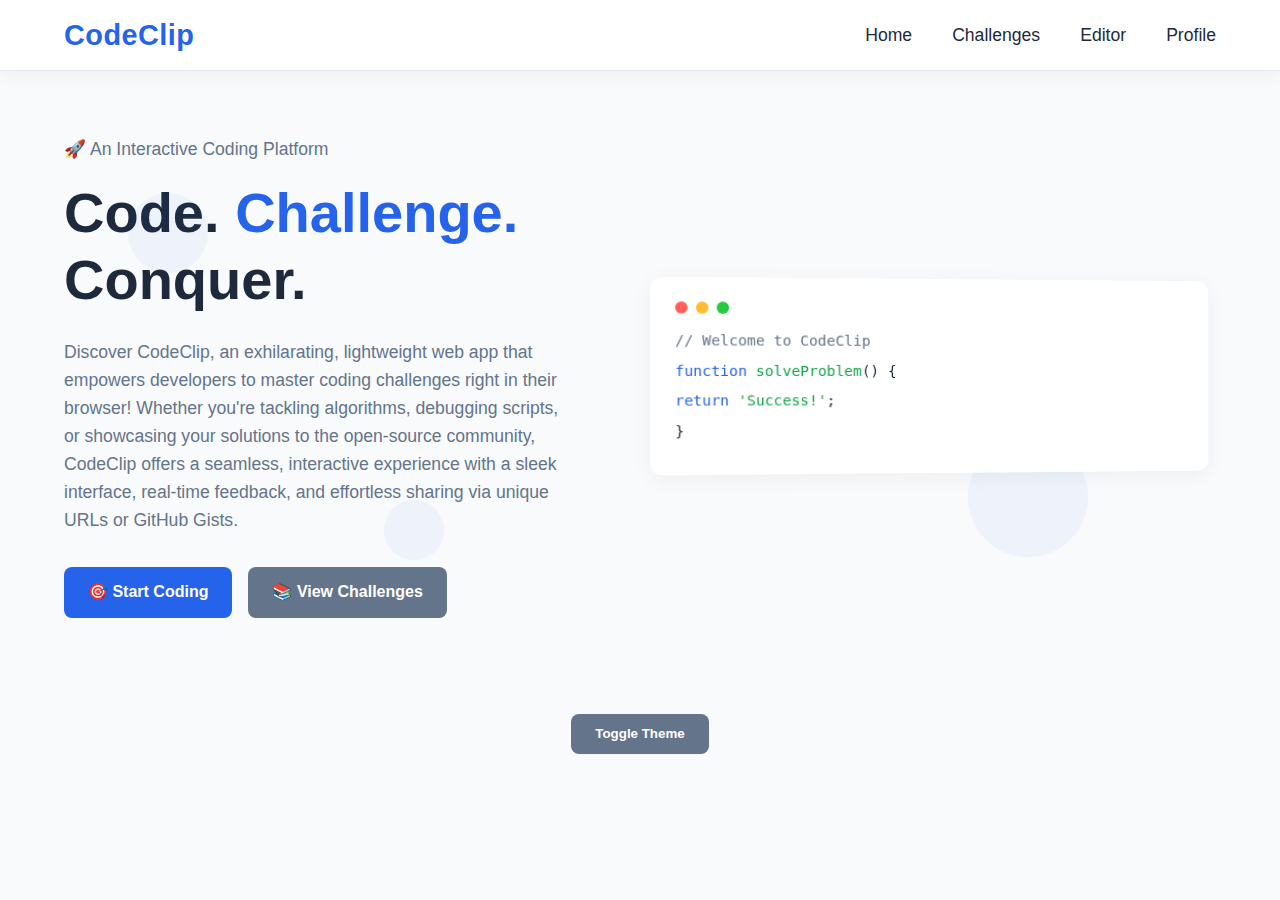
<file: index.html>
<!DOCTYPE html>
<html lang="en">
<head>
  <meta charset="UTF-8" />
  <meta name="viewport" content="width=device-width, initial-scale=1.0" />
  <title>CodeClip</title>
    <!-- Fonts -->
    <link rel="preconnect" href="https://fonts.googleapis.com">
    <link rel="preconnect" href="https://fonts.gstatic.com" crossorigin>
    <link href="https://fonts.googleapis.com/css2?family=Bitcount:wght@100..900&display=swap" rel="stylesheet">
    <link href="https://fonts.googleapis.com/css2?family=Bitcount:wght@100..900&family=Oooh+Baby&display=swap" rel="stylesheet">
  
    <!-- Styles -->
    <link rel="stylesheet" href="styles.css">
  
    <!-- Sentry Script -->
    <script src="https://js.sentry-cdn.com/8994bf86fecf7733832520db1565ab1f.min.js" crossorigin="anonymous"></script>
</head>
<body>
  <!-- Header Component -->
  <header class="header">
    <div class="container header__container">
      <div class="header__logo">
        <span class="logo-text">CodeClip</span>
      </div>
      <nav class="header__nav" id="navMenu">
        <ul class="nav__list">
          <li><a href="#" class="nav__link">Home</a></li>
          <li><a href="#" class="nav__link">Challenges</a></li>
          <li><a href="#" class="nav__link">Editor</a></li>
          <li><a href="#" class="nav__link">Profile</a></li>
        </ul>
      </nav>
      <button class="header__toggle" id="navToggle" aria-label="Open navigation menu">
        <span class="hamburger"></span>
        <span class="hamburger"></span>
        <span class="hamburger"></span>
      </button>
    </div>
  </header>

  <!-- Main Content -->
  <main>
    <!-- Hero Section -->
    <section class="hero">
      <div class="floating-elements">
        <div class="floating-element"></div>
        <div class="floating-element"></div>
        <div class="floating-element"></div>
      </div>
      <div class="container">
        <div class="hero__content">
          <div class="hero__text">
            <p class="hero__subtitle">🚀 An Interactive Coding Platform</p>
            <h1 class="hero__title">
              Code. <span class="highlight">Challenge.</span><br>
              Conquer.
            </h1>
            <p class="hero__description">
              Discover CodeClip, an exhilarating, lightweight web app that empowers developers to master coding challenges right in their browser!  Whether you're tackling algorithms, debugging scripts, or showcasing your solutions to the open-source community, CodeClip offers a seamless, interactive experience with a sleek interface, real-time feedback, and effortless sharing via unique URLs or GitHub Gists. 
            </p>
            <div class="hero__cta">
              <a href="/coding" class="btn btn-primary">🎯 Start Coding</a>
              <a href="/challenges" class="btn btn-secondary">📚 View Challenges</a>
            </div>
          </div>
          <div class="hero__visual">
            <div class="code-window">
              <div class="code-window__header">
                <span class="circle red"></span>
                <span class="circle yellow"></span>
                <span class="circle green"></span>
              </div>
              <div class="code-content">
                <div class="code-line"><span class="comment">// Welcome to CodeClip</span></div>
                <div class="code-line"><span class="keyword">function</span> <span class="string">solveProblem</span>() {</div>
                <div class="code-line">  <span class="keyword">return</span> <span class="string">'Success!'</span>;</div>
                <div class="code-line">}</div>
              </div>
            </div>
          </div>
        </div>
      </div>
    </section>
  </main>

  <!-- Theme Toggle -->
  <div class="theme-toggle-container">
    <button id="theme-toggle" class="theme-toggle-btn">Toggle Theme</button>
  </div>

  <script src="scripts/app.js"></script>
  <script src="scripts/theme.js"></script>
</body>
</html>
</file>
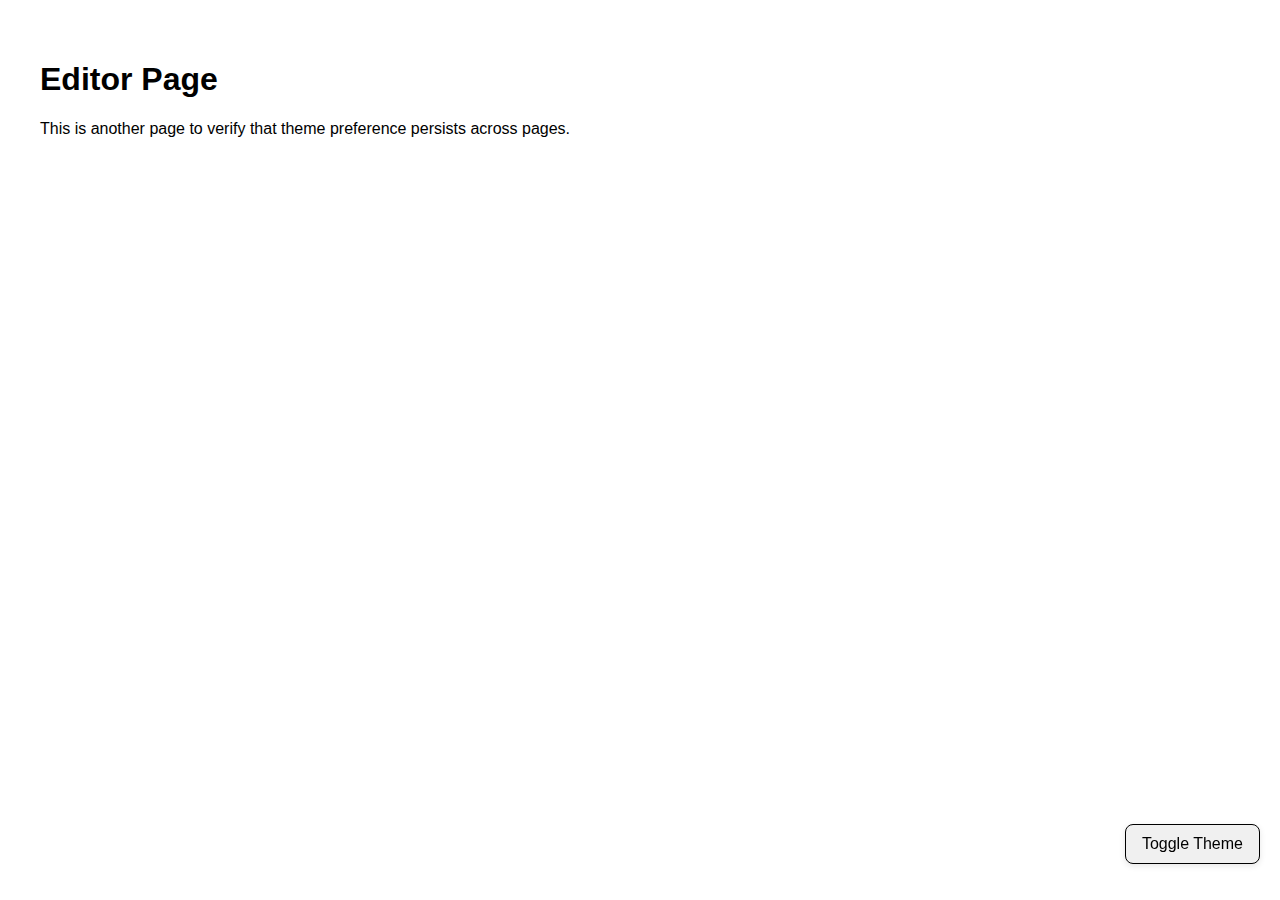
<file: editor.html>
<!DOCTYPE html>
<html lang="en">
<head>
  <meta charset="UTF-8" />
  <meta name="viewport" content="width=device-width, initial-scale=1.0" />
  <title>Editor - CodeClip</title>
  <link rel="stylesheet" href="./styles/themes.css" />
</head>
<body>
  <main>
    <h1>Editor Page</h1>
    <p>This is another page to verify that theme preference persists across pages.</p>
  </main>

  <!-- Same theme toggle text at bottom-right -->
  <p id="theme-toggle">Toggle Theme</p>

  <script src="./scripts/theme.js"></script>
</body>
</html>
</file>
<file: styles/themes.css>
:root {
    --bg-color: #ffffff;
    --text-color: #000000;
    --header-bg: #f0f0f0;
  }
  
  [data-theme="dark"] {
    --bg-color: #121212;
    --text-color: #f1f1f1;
    --header-bg: #1e1e1e;
  }
  
  body {
    background-color: var(--bg-color);
    color: var(--text-color);
    font-family: sans-serif;
    transition: background-color 0.3s ease, color 0.3s ease;
  }
  
  main {
    padding: 2rem;
  }
  
  #theme-toggle {
    position: fixed;
    bottom: 20px;
    right: 20px;
    background-color: var(--header-bg);
    color: var(--text-color);
    border: 1px solid var(--text-color);
    border-radius: 8px;
    padding: 10px 16px;
    font-size: 1rem;
    cursor: pointer;
    box-shadow: 0 2px 6px rgba(0, 0, 0, 0.1);
    transition: background-color 0.3s ease, color 0.3s ease;
  }
  
  #theme-toggle:hover {
    background-color: var(--text-color);
    color: var(--bg-color);
  }
</file>
<file: styles.css>
/* Reset and Base Styles */
* {
  box-sizing: border-box;
  margin: 0;
  padding: 0;
}

body {
  font-family: 'Inter', -apple-system, BlinkMacSystemFont, 'Segoe UI', Roboto, sans-serif;
  color: #1e293b;
  background: #f8fafc;
  line-height: 1.6;
  transition: background 0.3s, color 0.3s;
}

/* Dark Theme */
[data-theme="dark"] body {
  color: #ffffff;
  background: #000000;
}

[data-theme="dark"] .header {
  background: #1a1a1a;
  border-bottom: 1px solid #333333;
}

[data-theme="dark"] .header__logo .logo-text {
  color: #3b82f6;
}

[data-theme="dark"] .nav__link {
  color: #ffffff;
}

[data-theme="dark"] .nav__link:hover,
[data-theme="dark"] .nav__link:focus {
  color: #3b82f6;
}

[data-theme="dark"] .nav__link::after {
  background: #3b82f6;
}

[data-theme="dark"] .hamburger {
  background: #3b82f6;
}

[data-theme="dark"] .floating-element {
  background: #3b82f6;
}

[data-theme="dark"] .hero__subtitle,
[data-theme="dark"] .hero__description {
  color: #cccccc;
}

[data-theme="dark"] .hero__title .highlight {
  color: #3b82f6;
}

[data-theme="dark"] .btn-primary {
  background: #3b82f6;
  color: #ffffff;
}

[data-theme="dark"] .btn-primary:hover {
  background: #60a5fa;
}

[data-theme="dark"] .btn-secondary {
  background: #333333;
  color: #ffffff;
}

[data-theme="dark"] .btn-secondary:hover {
  background: #555555;
}

[data-theme="dark"] .code-window {
  background: #1a1a1a;
}

[data-theme="dark"] .comment {
  color: #cccccc;
}

[data-theme="dark"] .keyword {
  color: #3b82f6;
}

[data-theme="dark"] .theme-toggle-btn {
  background: #333333;
  color: #ffffff;
}

[data-theme="dark"] .theme-toggle-btn:hover {
  background: #555555;
}

[data-theme="dark"] .nav__list {
  background: #1a1a1a;
}

/* Container */
.container {
  max-width: 1200px;
  margin: 0 auto;
  padding: 0 1.5rem;
}

/* Header Styles */
.header {
  background: #ffffff;
  border-bottom: 1px solid #e2e8f0;
  box-shadow: 0 4px 20px rgba(0, 0, 0, 0.05);
  position: sticky;
  top: 0;
  z-index: 100;
}

.header__container {
  display: flex;
  align-items: center;
  justify-content: space-between;
  height: 70px;
}

.header__logo .logo-text {
  font-size: 1.8rem;
  font-weight: 800;
  color: #2563eb;
  letter-spacing: 0.5px;
}

.header__nav {
  display: flex;
}

.nav__list {
  display: flex;
  gap: 2.5rem;
  list-style: none;
}

.nav__link {
  text-decoration: none;
  color: #1e293b;
  font-size: 1.1rem;
  font-weight: 500;
  position: relative;
  transition: color 0.3s ease;
}

.nav__link:hover,
.nav__link:focus {
  color: #2563eb;
}

.nav__link::after {
  content: '';
  display: block;
  width: 0;
  height: 2px;
  background: #2563eb;
  transition: width 0.3s ease;
  position: absolute;
  bottom: -4px;
  left: 0;
}

.nav__link:hover::after,
.nav__link:focus::after {
  width: 100%;
}

.header__toggle {
  display: none;
  flex-direction: column;
  gap: 5px;
  width: 40px;
  height: 40px;
  background: none;
  border: none;
  cursor: pointer;
}

.hamburger {
  width: 100%;
  height: 4px;
  background: #2563eb;
  border-radius: 3px;
  transition: all 0.3s ease;
}

/* Hero Section */
.hero {
  position: relative;
  padding: 4rem 0;
  overflow: hidden;
}

.floating-elements {
  position: absolute;
  inset: 0;
  pointer-events: none;
}

.floating-element {
  position: absolute;
  background: #2563eb;
  opacity: 0.05;
  border-radius: 50%;
  animation: float 8s ease-in-out infinite;
}

.floating-element:nth-child(1) {
  width: 80px;
  height: 80px;
  top: 20%;
  left: 10%;
  animation-delay: 0s;
}

.floating-element:nth-child(2) {
  width: 120px;
  height: 120px;
  top: 60%;
  right: 15%;
  animation-delay: 2s;
}

.floating-element:nth-child(3) {
  width: 60px;
  height: 60px;
  bottom: 20%;
  left: 30%;
  animation-delay: 4s;
}

@keyframes float {
  0%, 100% { transform: translateY(0); }
  50% { transform: translateY(-20px); }
}

.hero__content {
  display: grid;
  grid-template-columns: 1fr 1fr;
  gap: 2rem;
  align-items: center;
}

.hero__text {
  max-width: 500px;
}

.hero__subtitle {
  color: #64748b;
  font-size: 1.1rem;
  font-weight: 500;
  margin-bottom: 1rem;
}

.hero__title {
  font-size: 3.5rem;
  font-weight: 800;
  line-height: 1.2;
  margin-bottom: 1.5rem;
}

.hero__title .highlight {
  color: #2563eb;
}

.hero__description {
  color: #64748b;
  font-size: 1.1rem;
  margin-bottom: 2rem;
}

.hero__cta {
  display: flex;
  gap: 1rem;
}

.btn {
  display: inline-flex;
  align-items: center;
  padding: 0.8rem 1.5rem;
  border-radius: 8px;
  text-decoration: none;
  font-weight: 600;
  font-size: 1rem;
  transition: all 0.3s ease;
}

.btn-primary {
  background: #2563eb;
  color: #fff;
}

.btn-primary:hover {
  background: #1e40af;
}

.btn-secondary {
  background: #64748b;
  color: #fff;
}

.btn-secondary:hover {
  background: #475569;
}

/* Code Window */
.hero__visual {
  perspective: 1000px;
}

.code-window {
  background: #ffffff;
  border-radius: 12px;
  padding: 1.5rem;
  box-shadow: 0 4px 20px rgba(0, 0, 0, 0.05);
  transform: rotateY( 5deg);
  transition: transform 0.3s ease-in-out;
}

.code-window:hover {
  transform: rotateY(-5deg)  ;
}

.code-window__header {
  display: flex;
  gap: 8px;
  margin-bottom: 1rem;
}

.circle {
  width: 12px;
  height: 12px;
  border-radius: 50%;
}

.red { background: #ff5f56; }
.yellow { background: #ffbd2e; }
.green { background: #27c93f; }

.code-content {
  font-family: 'Fira Code', monospace;
  font-size: 0.9rem;
  line-height: 1.5;
}

.code-line {
  margin-bottom: 0.5rem;
}

.comment { color: #64748b; }
.keyword { color: #2563eb; }
.string { color: #16a34a; }

/* Theme Toggle */
.theme-toggle-container {
  text-align: center;
  padding: 2rem 0;
}

.theme-toggle-btn {
  background: #64748b;
  color: #fff;
  border: none;
  padding: 0.8rem 1.5rem;
  border-radius: 8px;
  cursor: pointer;
  font-weight: 600;
  transition: background 0.3s ease;
}

.theme-toggle-btn:hover {
  background: #475569;
}

/* Responsive Styles */
@media (max-width: 1024px) {
  .hero__content {
    grid-template-columns: 1fr;
    text-align: center;
  }
  .hero__cta {
    justify-content: center;
  }
  .hero__visual {
    margin: 0 auto;
    max-width: 400px;
  }
}

@media (max-width: 768px) {
  .header__container {
    height: 60px;
  }
  .nav__list {
    position: absolute;
    top: 60px;
    right: 0;
    background: #ffffff;
    flex-direction: column;
    width: 200px;
    box-shadow: 0 4px 20px rgba(0, 0, 0, 0.05);
    padding: 1rem;
    visibility: hidden;
    opacity: 0;
    transition: visibility 0.3s, opacity 0.3s;
  }
  [data-theme="dark"] .nav__list {
    background: #1a1a1a;
  }
  .nav__list.open {
    visibility: visible;
    opacity: 1;
    display: flex;
  }
  .nav__link {
    padding: 0.8rem 1.5rem;
    font-size: 1.1rem;
  }
  .header__toggle {
    display: flex;
  }
  .hero__title {
    font-size: 2.5rem;
  }
}

@media (max-width: 480px) {
  .container {
    padding: 0 1rem;
  }
  .header__logo .logo-text {
    font-size: 1.4rem;
  }
  .hero__title {
    font-size: 2rem;
  }
}
</file>
